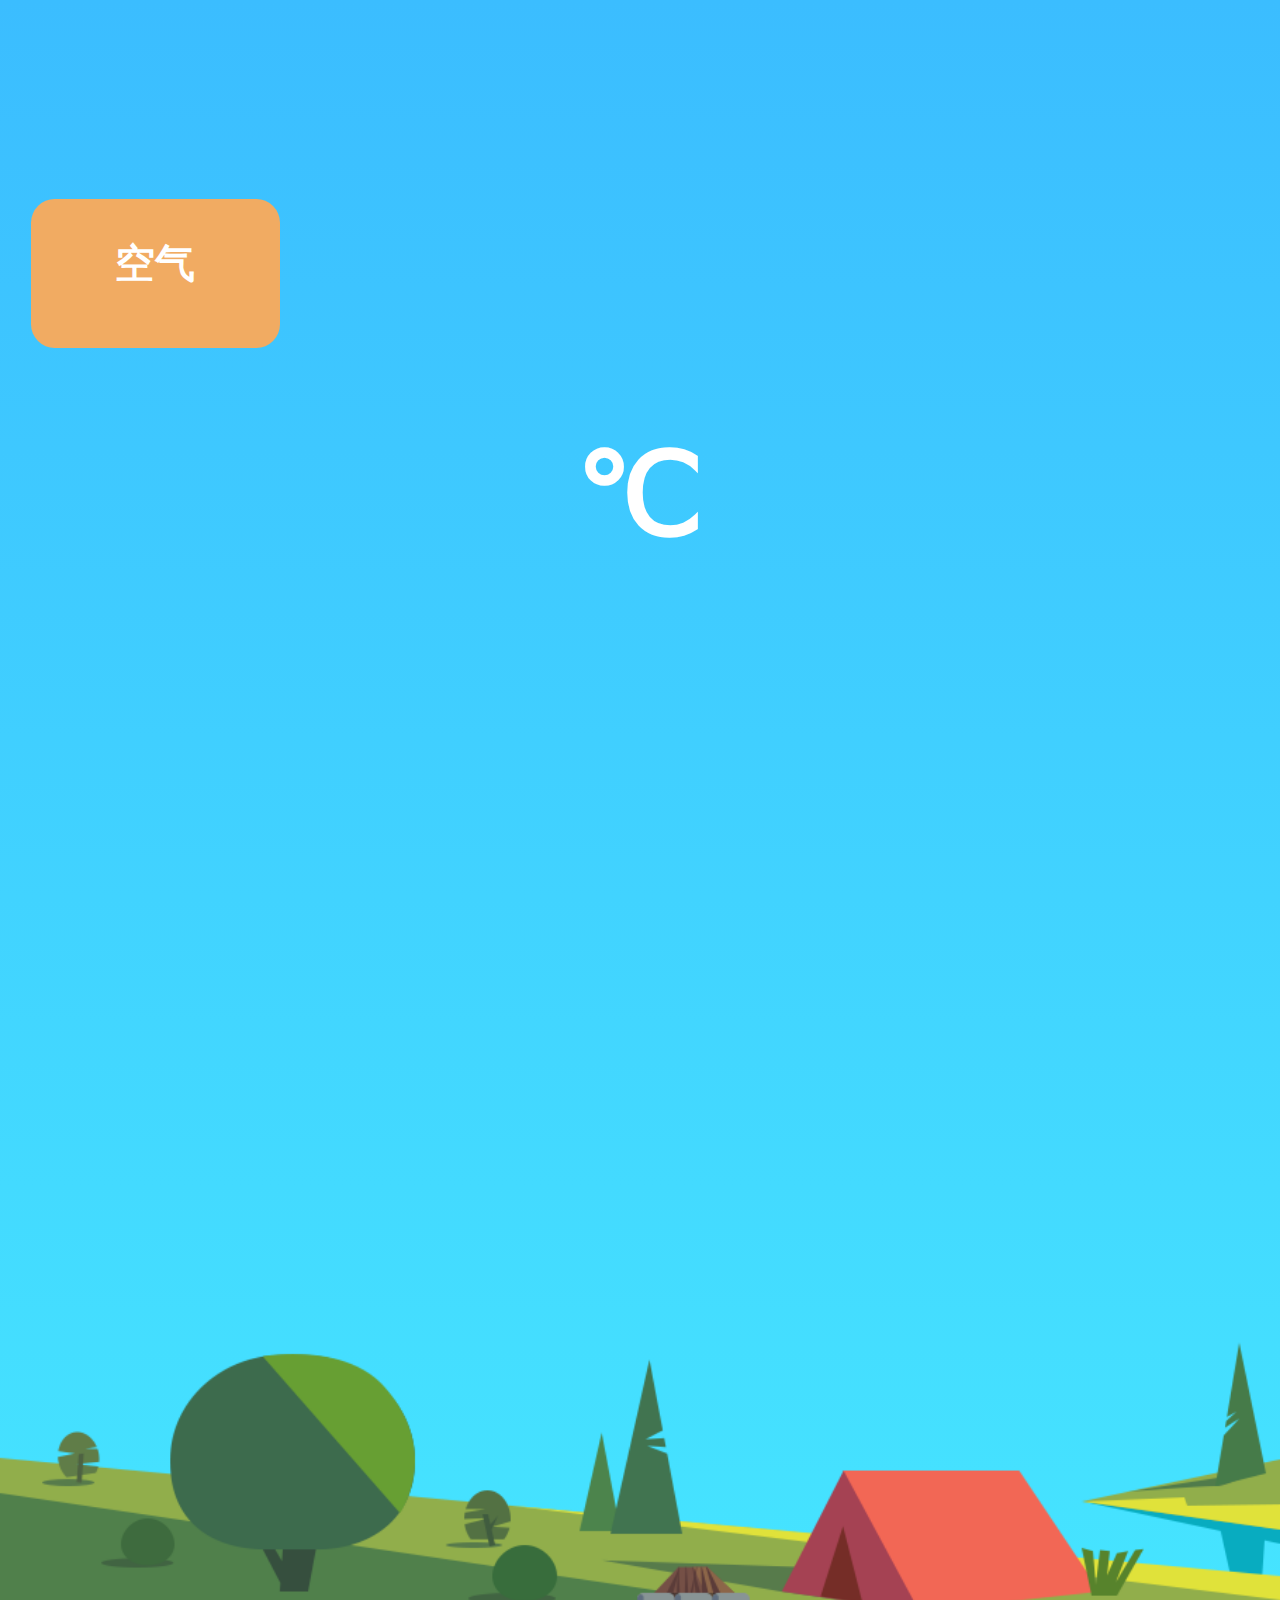
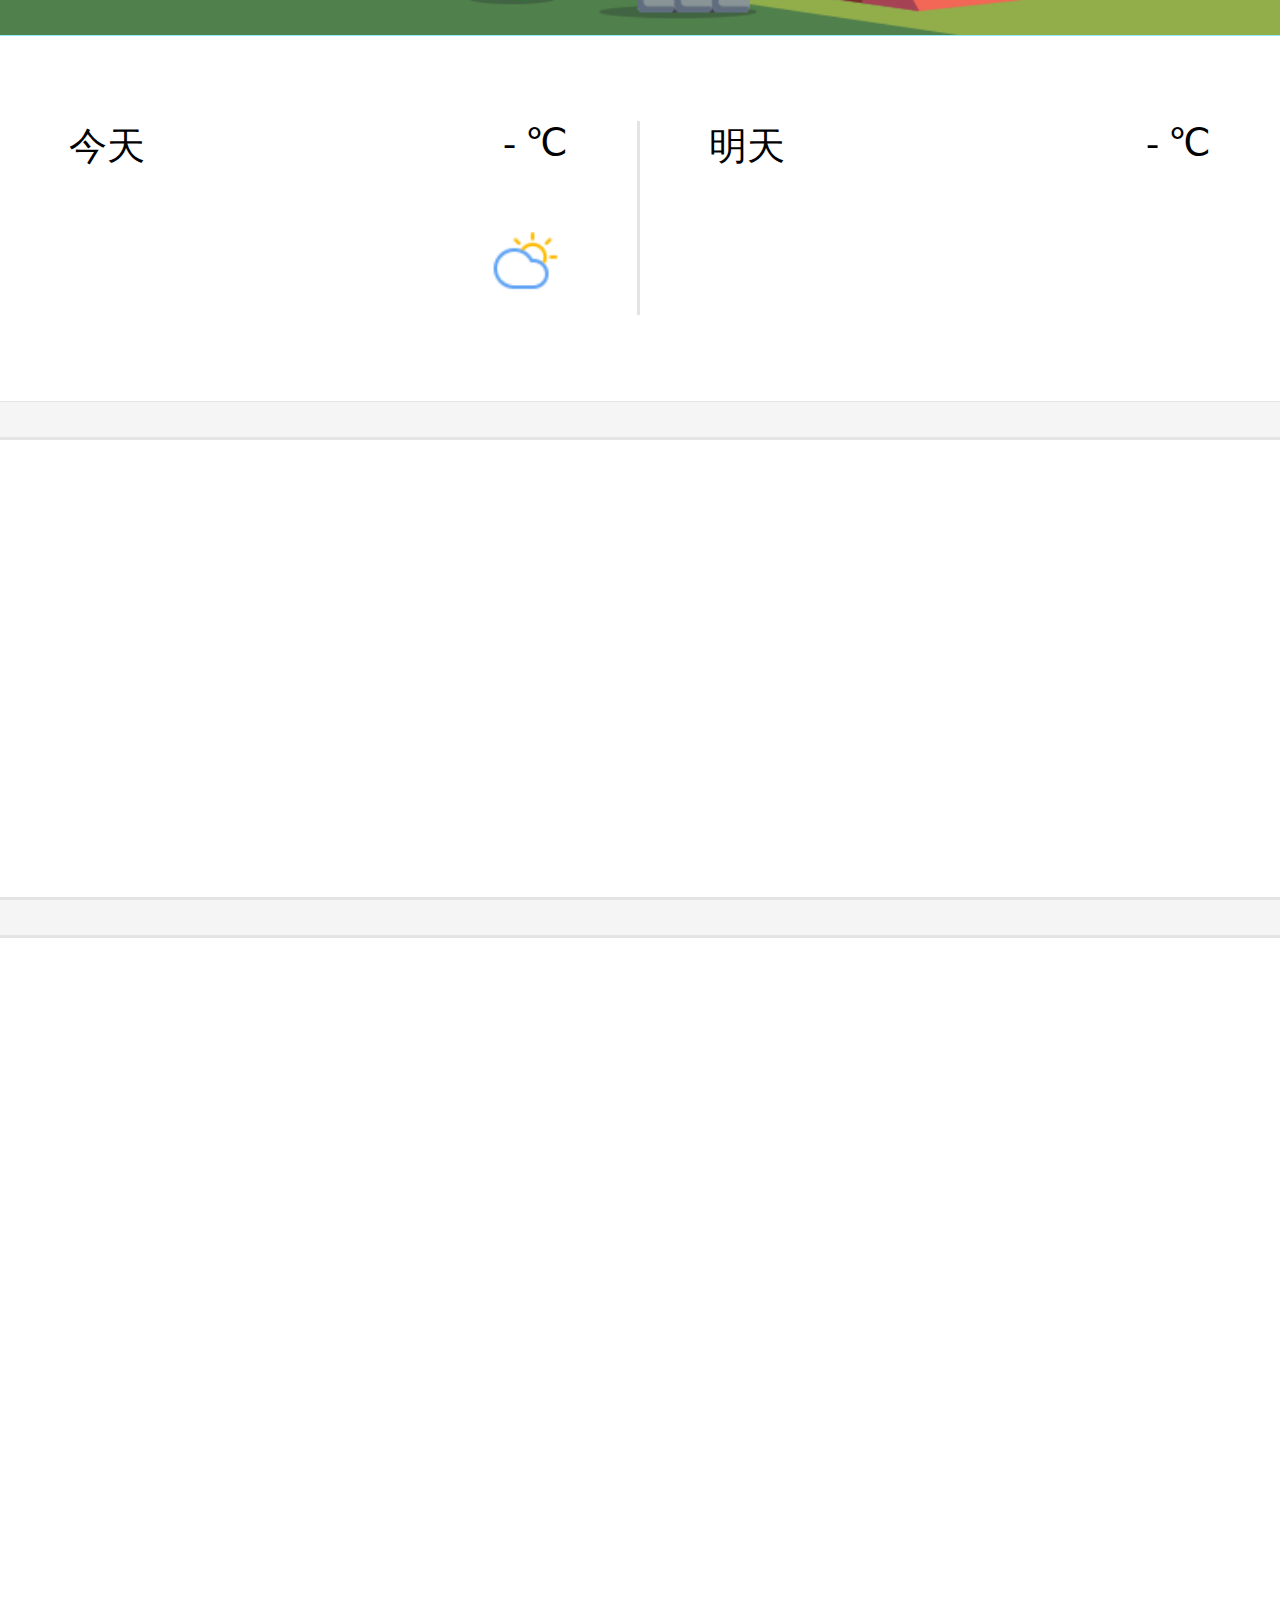
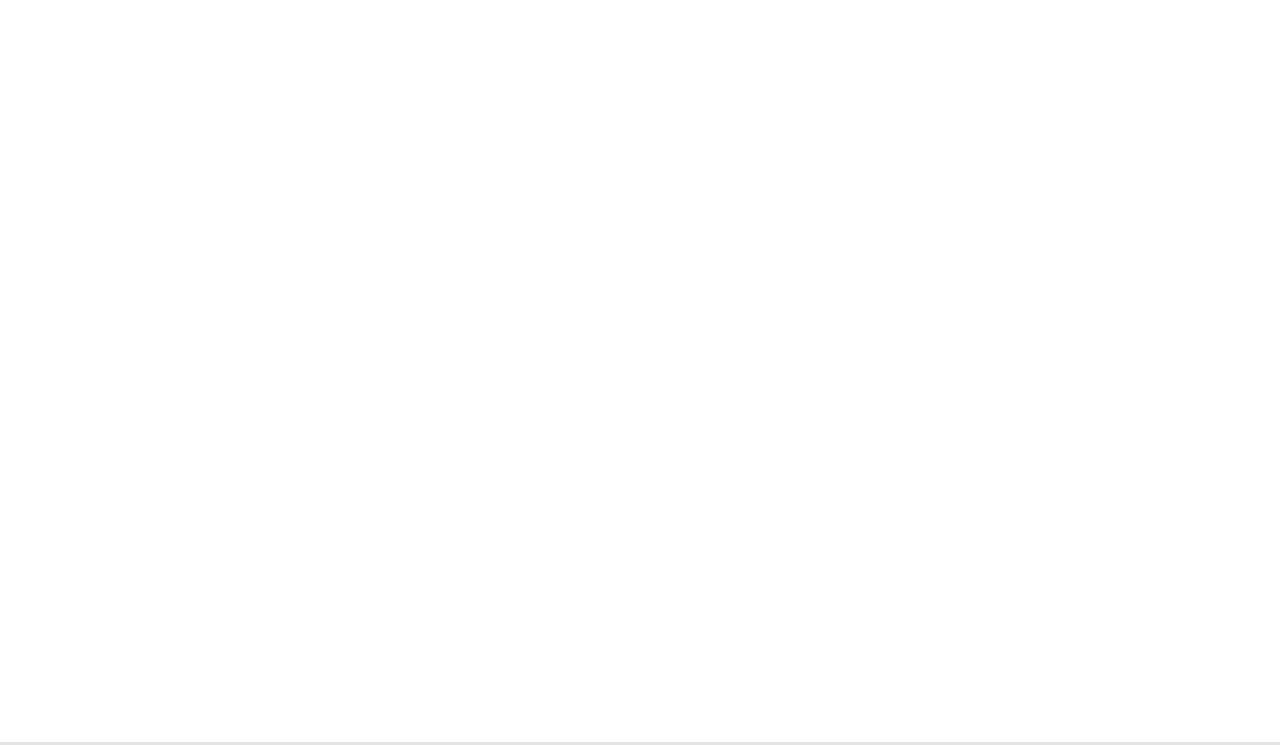
<file: index.html>
<!DOCTYPE html>
<html lang="en">
<head>
	<meta charset="UTF-8">
	<meta name="viewport" content="width=device-width,
	user-scalable=no,initial-scale=1.0, maximum-scale=1.0, 
	minimum-scale=1.0">
	<link rel="stylesheet" href="css/public.css">
	<link rel="stylesheet" href="css/index.css">
	<link rel="icon" href="img/logo.ico" type="image/x-icon">
	<script src="js/rem.js"></script>
	<title>天气App</title>
</head>
<body>
	<!-- 当前的信息开始 -->
	<section id="now">
		<!-- 当前城市开始 -->
		<h1 class="now_city">
			<span class="address">&#xe68d;</span>
			<span class="now_city_name"></span>
		</h1>
		<!-- 当前空气质量 -->
		<div class="now_air">
			<h1>空气</h1>
			<h2></h2>
		</div>
		<!-- 当前温度 -->
		<h2 class="now_temp">
			<span></span>℃
		</h2>
		<!-- 当前状态 -->
		<h2 class="now_status">
		</h2>
		<!-- 当前风向级数 -->
		<div class="now_wind_derction">
			<span class="now_wind_derction1"></span>
			<span class="now_wind_derction2"></span>
		</div>
		<p class="now_greet"></p>
	</section>
	<!-- 当前信息结束 -->
	<!-- 未来两天的天气信息 -->
	<section id="future">
		<div class="future_box tody">
			<div class="future_top">
				<span class="future_date">今天</span>
				<p><span class="today_hightemp"></span>-
				<sapn class="tody_lowemp"></sapn>℃</p>
			</div>
			<div class="future_top">
				<span class="tody_weather"></span>
				<div class="today_img">
					<img src="img/1.png" alt="">
				</div>
			</div>
		</div>
		<div class="future_box tomorrow">
			<div class="tomorrow_top">
				<span class="future_date">明天</span>
				<p><span class="f_today_hightemp"></span>-
				<sapn class="f_tody_lowemp"></sapn>℃</p>
			</div>
			<div class="tomorrow_top">
				<span class="f_tody_weather"></span>
				<div class="f_today_img">

				</div>
			</div>
		</div>
	</section>
	<!-- 未来24小时 -->
	<ul id="hours">
	</ul>
	<!-- 未来一周 -->
	<ul id="future_week">
	</ul>
	<main id="citys">
		<header>
			<input type="text" class="search" placeholder="请输入搜索内容">
			<h1 class="btn">取消</h1>
		</header>
		<div class="city_more">

		</div>
	</main>
</body>
<script src="js/jq3.js"></script>
<script>
    $.getScript("//int.dpool.sina.com.cn/iplookup/iplookup.php?format=js",function(){
        //根据ip获取相应的信息
        var data=remote_ip_info;
        var city=data.city;
        // $("h3 span").html(city);
        // getWeather($("h3 span").html());
        getWeather(city);
    })
    function getWeather(city){
        $(".now_city_name").html(city);
        $.ajax({
            url:"//api.jisuapi.com/weather/query?appkey=8689c8a970e612e6&city="+city,
            dataType:"jsonp",
            // jsonp:"callback",
            success:function(r)
            {
                //head
                let zhiliang=r.result.index;
                let airzl=zhiliang[5].ivalue;
                let dressindex=zhiliang[6].ivalue
                $(".now_air h2").html(airzl);
                $(".now_greet").html(dressindex);
                $(".now_temp span").html(r.result.temp);
                $(".now_status").html(r.result.weather);
                $(".now_wind_derction1").html(r.result.winddirect);
                $(".now_wind_derction2").html(r.result.windpower);
				//tody
                $(".today_hightemp").html(r.result.daily[0].day.temphigh);
                $(".tody_lowemp").html(r.result.daily[0].night.templow);
                $(".tody_weather").html(r.result.daily[0].day.weather);
                $(".today_img").html(`<img src="weathercn/${r.result.daily[0].day.img}.png">`);
                //明天
                $(".f_today_hightemp").html(r.result.daily[1].day.temphigh);
                $(".f_tody_lowemp").html(r.result.daily[1].night.templow);
                $(".f_tody_weather").html(r.result.daily[1].day.weather);
                $(".f_today_img").html(`<img src="weathercn/${r.result.daily[1].day.img}.png">`);
                //************future24
				let future24=r.result.hourly;
				let str24="";
				$.each(future24,function(index,val){
				    str24+=`<li>
								<h1 class="hours_time">${val.time}</h1>
								<div class="hours_img"><img src="weathercn/${val.img}.png" alt=""></div>
								<h2 class="hours_temp"><span>${val.temp}</span>℃</h2>
							</li>`;
				})
				$("#hours").html(str24);
				//未来一周
                let data=r.result.daily;
                let str="";
                $.each(data,function(index,val){
                    str+=`<li>
						<div class="future_week_date"><h1>${val.date}</h1></div>
						<div class="future_week_status_box"><h2 class="future_week_status">${val.day.weather}</h2></div>
						<div class="week_img"><img src="weathercn/${val.day.img}.png" alt=""></div>
						<h2 class="future_week_date week_number">${val.day.temphigh}℃</h2>
						<h2 class="future_week_date week_number low">${val.night.templow}℃</h2>
						<h1 class="future_week_date week_fengxiang">${val.day.winddirect}</h1>
					</li>`;
                })
                $("#future_week").html(str);
            }
        })
    }
    $(".address").click(function(){
        $("#citys").css("position","fixed");
        $("#citys").css("display","block");
        var data=[];//存放所有数据
        var province=[];//存放所有省
        var city=[];//存放某个省的所有市
        $.ajax({
            url:"//api.jisuapi.com/weather/city?appkey=8689c8a970e612e6",
            dataType:"jsonp",
            success:function(r){
                console.log(r);
                data=r.result;
                province=$.grep(data,function(val,index){
                    if(val.parentid==="0")
                    {
                        return true;
                    }
                })
                let str="";
                $.each(province,function(index,val){
                    str+=`<div class="province" id="${val.cityid}">${val.city}</div>`;
                })
                $(".city_more").html(str);
            }
        })
        $(".city_more").on("touchstart",".province",function(){
            var id=$(this).attr("id");
            city=$.grep(data,function(val,index){
                if(val.parentid===id)
                {
                    return true;
                }
            })
            let str1="";
            $.each(city,function(index,val){
                str1+=`<div class="city">${val.city}</div>`;
            })
            $(".city_more").html(str1);
        })
        $(".city_more").on("touchstart",".city",function(){
            getWeather($(this).html());
            $("#citys").hide();
        })
    })
</script>
</html>


<!-- 物理像素rem 逻辑像素px
单位rem(根节点字体大小变化)
750 1rem=100px	Font=100px  1080
375 1rem=50px	Font=50px;	375	
414 1rem=55.2px Font=55.2px;
em(根据元素字体大小) 
href 和 src的区别
-->
</file>
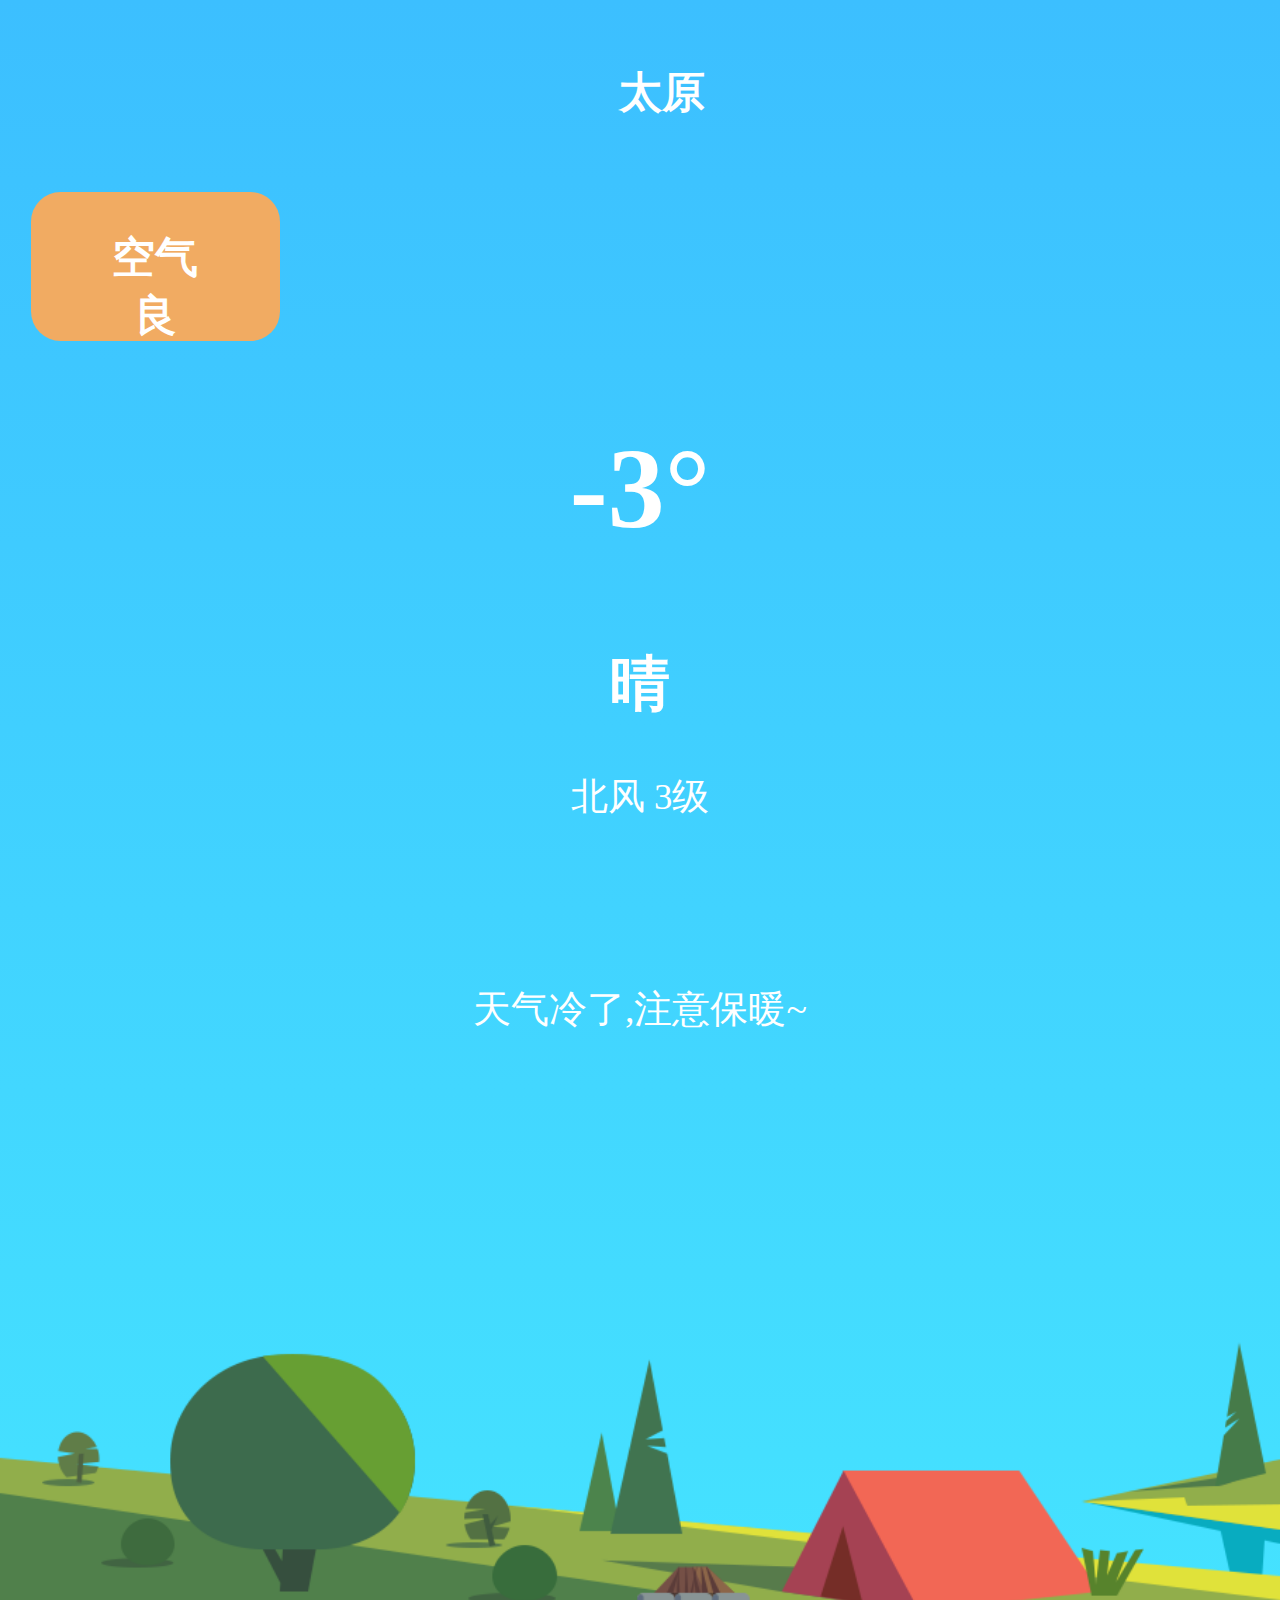
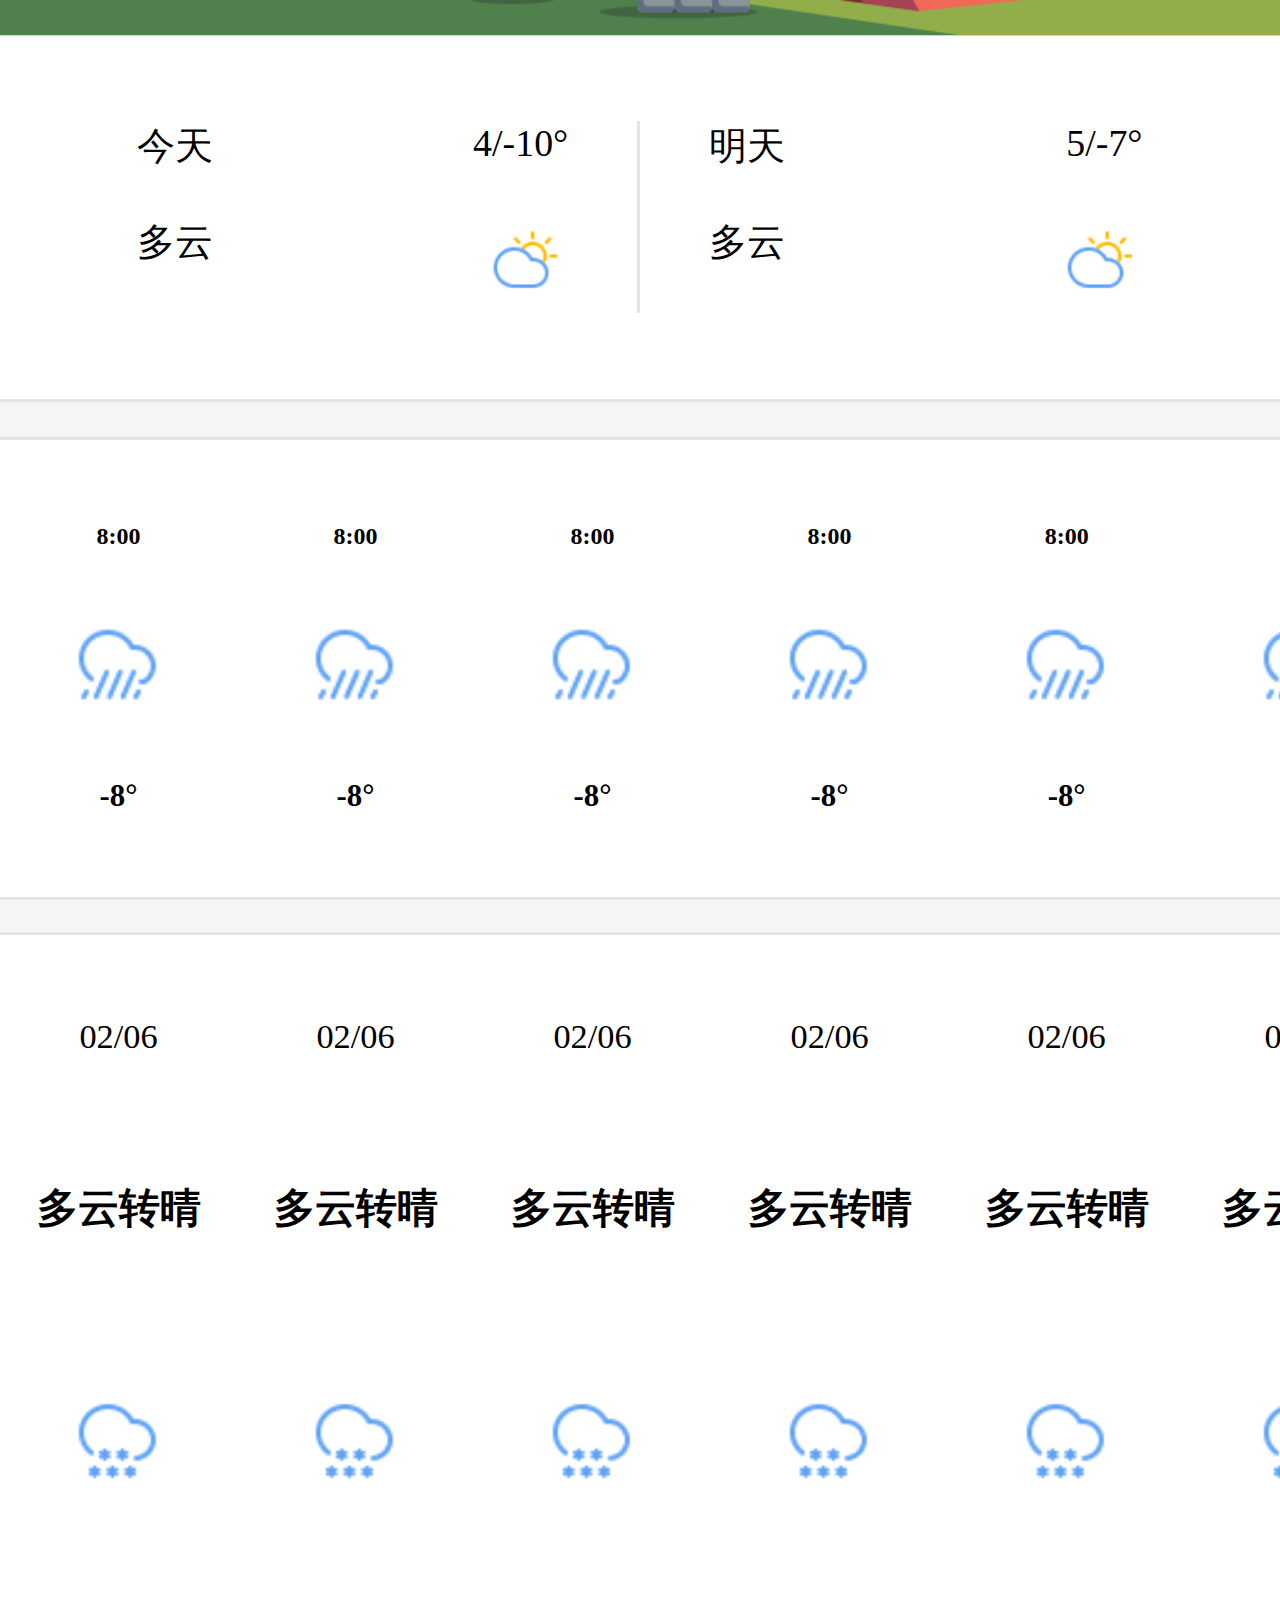
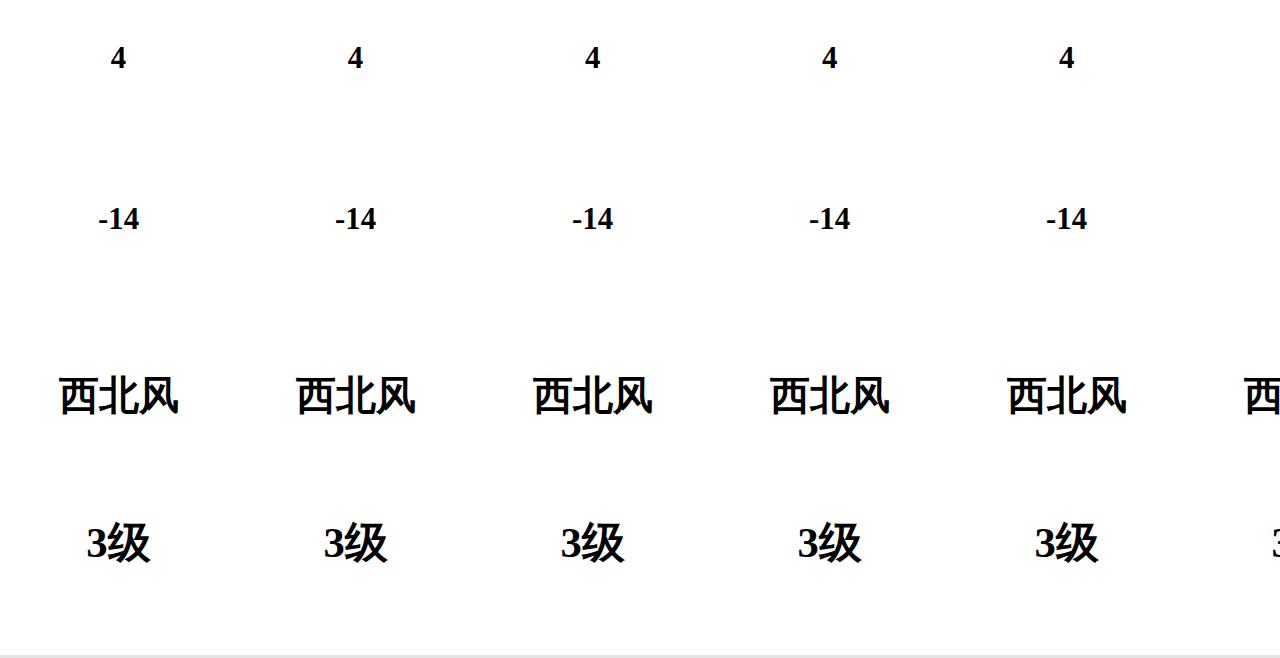
<file: weather.html>
<!DOCTYPE html>
<html lang="en">
<head>
	<meta charset="UTF-8">
	<title>天气App</title>
	 <meta name="viewport" content="width=device-width, user-scalable=no,initial-scale=1.0, maximum-scale=1.0, minimum-scale=1.0">
	 <link rel="stylesheet" href="css/public.css">
	 <link rel="stylesheet" href="css/weather.css">
	<!-- 引进js文件 -->
	 <script src="js/rem.js"></script>
	 <link rel="icon" href="img/logo.ico" type="image/x-icon">
</head>
<body>
	<!-- 当前信息 -->
	<section id="now">
		<!-- 当前城市 -->
		<h1 class="now_city">
			<span class="address_icon">&#xe60c;</span>
			<span class="now_city_name">太原</span>
		</h1>
		<!-- 当前空气质量 -->
		<div class="now_air">
			<h1>空气</h1>
			<h2>良</h2>
		</div>
		
		<!-- 当前温度 -->
		<h2 class="now_temp">
			<span>-3</span>°
		</h2>

		<!-- 当前天气 -->
		<h3 class="now_weather">
			<span>晴</span>
		</h3>

		<!-- 当前风级  风向-->
		<div class="now_wind_box">
			<span class="now_wind">北风</span>
			<span class="now_leavel">3</span>级
		</div>
		<!-- 问候语 -->
		<div class="notice">天气冷了,注意保暖~</div>
	</section>
		<!-- 未来两天的信息 -->
	<section id="future">
		<div class="future_box today">
			<div class="future_top">
					<span class="future_date">今天</span>
					<p><span class="today_hightemp">4</span>/<span class="today_lowtemp">-10</span>°</p>
			</div>

			<div class="future_top">
					<span class="today_weather">多云</span>
					<div class="today_img"><img src="img/1.png" alt=""></div>
			</div>
		</div>

			<div class="future_box tomorrow">
				<div class="future_top">
					<span class="future_date1">明天</span>
					<p><span class="tomorrow_hightemp">5</span>/<span class="tomorrow_lowtemp">-7</span>°</p>
				</div>

				<div class="future_top">
					<span class="tomorrow_weather">多云</span>
					<div class="tomorrow_img"><img src="img/1.png" alt=""></div>
				</div>

			</div>
		</section>
		<!--未来24小时天气 -->
		<ul id="hours">
			<li>
				<h1 class="hours_time">8:00</h1>
				<div class="hours_img"><img src="img/10.png" alt=""></div>
				<h2 class="hours_temp"><span>-8</span>°</h2>
			</li>

			<li>
				<h1 class="hours_time">8:00</h1>
				<div class="hours_img"><img src="img/10.png" alt=""></div>
				<h2 class="hours_temp"><span>-8</span>°</h2>
			</li>

			<li>
				<h1 class="hours_time">8:00</h1>
				<div class="hours_img"><img src="img/10.png" alt=""></div>
				<h2 class="hours_temp"><span>-8</span>°</h2>
			</li>

			<li>
				<h1 class="hours_time">8:00</h1>
				<div class="hours_img"><img src="img/10.png" alt=""></div>
				<h2 class="hours_temp"><span>-8</span>°</h2>
			</li>

			<li>
				<h1 class="hours_time">8:00</h1>
				<div class="hours_img"><img src="img/10.png" alt=""></div>
				<h2 class="hours_temp"><span>-8</span>°</h2>
			</li>

			<li>
				<h1 class="hours_time">8:00</h1>
				<div class="hours_img"><img src="img/10.png" alt=""></div>
				<h2 class="hours_temp"><span>-8</span>°</h2>
			</li>

			<li>
				<h1 class="hours_time">8:00</h1>
				<div class="hours_img"><img src="img/10.png" alt=""></div>
				<h2 class="hours_temp"><span>-8</span>°</h2>
			</li>

			<li>
				<h1 class="hours_time">8:00</h1>
				<div class="hours_img"><img src="img/10.png" alt=""></div>
				<h2 class="hours_temp"><span>-8</span>°</h2>
			</li>

			<li>
				<h1 class="hours_time">8:00</h1>
				<div class="hours_img"><img src="img/10.png" alt=""></div>
				<h2 class="hours_temp"><span>-8</span>°</h2>
			</li>

			<li>
				<h1 class="hours_time">8:00</h1>
				<div class="hours_img"><img src="img/10.png" alt=""></div>
				<h2 class="hours_temp"><span>-8</span>°</h2>
			</li>

			<li>
				<h1 class="hours_time">8:00</h1>
				<div class="hours_img"><img src="img/10.png" alt=""></div>
				<h2 class="hours_temp"><span>-8</span>°</h2>
			</li>

			<li>
				<h1 class="hours_time">8:00</h1>
				<div class="hours_img"><img src="img/10.png" alt=""></div>
				<h2 class="hours_temp"><span>-8</span>°</h2>
			</li>

			<li>
				<h1 class="hours_time">8:00</h1>
				<div class="hours_img"><img src="img/10.png" alt=""></div>
				<h2 class="hours_temp"><span>-8</span>°</h2>
			</li>

			<li>
				<h1 class="hours_time">8:00</h1>
				<div class="hours_img"><img src="img/10.png" alt=""></div>
				<h2 class="hours_temp"><span>-8</span>°</h2>
			</li>

			<li>
				<h1 class="hours_time">8:00</h1>
				<div class="hours_img"><img src="img/10.png" alt=""></div>
				<h2 class="hours_temp"><span>-8</span>°</h2>
			</li>

			<li>
				<h1 class="hours_time">8:00</h1>
				<div class="hours_img"><img src="img/10.png" alt=""></div>
				<h2 class="hours_temp"><span>-8</span>°</h2>
			</li>

			<li>
				<h1 class="hours_time">8:00</h1>
				<div class="hours_img"><img src="img/10.png" alt=""></div>
				<h2 class="hours_temp"><span>-8</span>°</h2>
			</li>

			<li>
				<h1 class="hours_time">8:00</h1>
				<div class="hours_img"><img src="img/10.png" alt=""></div>
				<h2 class="hours_temp"><span>-8</span>°</h2>
			</li>

			<li>
				<h1 class="hours_time">8:00</h1>
				<div class="hours_img"><img src="img/10.png" alt=""></div>
				<h2 class="hours_temp"><span>-8</span>°</h2>
			</li>

			<li>
				<h1 class="hours_time">8:00</h1>
				<div class="hours_img"><img src="img/10.png" alt=""></div>
				<h2 class="hours_temp"><span>-8</span>°</h2>
			</li>

			<li>
				<h1 class="hours_time">8:00</h1>
				<div class="hours_img"><img src="img/10.png" alt=""></div>
				<h2 class="hours_temp"><span>-8</span>°</h2>
			</li>

			<li>
				<h1 class="hours_time">8:00</h1>
				<div class="hours_img"><img src="img/10.png" alt=""></div>
				<h2 class="hours_temp"><span>-8</span>°</h2>
			</li>

			<li>
				<h1 class="hours_time">8:00</h1>
				<div class="hours_img"><img src="img/10.png" alt=""></div>
				<h2 class="hours_temp"><span>-8</span>°</h2>
			</li>

			<li>
				<h1 class="hours_time">8:00</h1>
				<div class="hours_img"><img src="img/10.png" alt=""></div>
				<h2 class="hours_temp"><span>-8</span>°</h2>
			</li>

			<li>
				<h1 class="hours_time">8:00</h1>
				<div class="hours_img"><img src="img/10.png" alt=""></div>
				<h2 class="hours_temp"><span>-8</span>°</h2>
			</li>

			<li>
				<h1 class="hours_time">8:00</h1>
				<div class="hours_img"><img src="img/10.png" alt=""></div>
				<h2 class="hours_temp"><span>-8</span>°</h2>
			</li>
		</ul>
		<!-- 未来一周天气 -->
		<ul id="week">
			<li class="week_day">
				<p><span  class="week_day_month">02</span>/<span class="week_day_day">06</span>
				</p>
				
				<h1 class="week_weather">多云转晴</h1>

				<div class="week_img"><img src="img/16.png" alt=""></div>

				<h1 class="week_hightemp">4</h1>
				<h1 class="week_lowtemp">-14</h1>
				<h2 class="week_wind">西北风</h2>
				<h3 class="week_leavel">3级</h3>

			</li>

			<li class="week_day">
				<p><span  class="week_day_month">02</span>/<span class="week_day_day">06</span>
				</p>
				
				<h1 class="week_weather">多云转晴</h1>

				<div class="week_img"><img src="img/16.png" alt=""></div>

				<h1 class="week_hightemp">4</h1>
				<h1 class="week_lowtemp">-14</h1>
				<h2 class="week_wind">西北风</h2>
				<h3 class="week_leavel">3级</h3>

			</li>

			<li class="week_day">
				<p><span  class="week_day_month">02</span>/<span class="week_day_day">06</span>
				</p>
				
				<h1 class="week_weather">多云转晴</h1>

				<div class="week_img"><img src="img/16.png" alt=""></div>

				<h1 class="week_hightemp">4</h1>
				<h1 class="week_lowtemp">-14</h1>
				<h2 class="week_wind">西北风</h2>
				<h3 class="week_leavel">3级</h3>
			</li>
			
			<li class="week_day">
				<p><span  class="week_day_month">02</span>/<span class="week_day_day">06</span>
				</p>
				
				<h1 class="week_weather">多云转晴</h1>

				<div class="week_img"><img src="img/16.png" alt=""></div>

				<h1 class="week_hightemp">4</h1>
				<h1 class="week_lowtemp">-14</h1>
				<h2 class="week_wind">西北风</h2>
				<h3 class="week_leavel">3级</h3>
			</li>

			<li class="week_day">
				<p><span  class="week_day_month">02</span>/<span class="week_day_day">06</span>
				</p>
				
				<h1 class="week_weather">多云转晴</h1>

				<div class="week_img"><img src="img/16.png" alt=""></div>

				<h1 class="week_hightemp">4</h1>
				<h1 class="week_lowtemp">-14</h1>
				<h2 class="week_wind">西北风</h2>
				<h3 class="week_leavel">3级</h3>
			</li>

			<li class="week_day">
				<p><span  class="week_day_month">02</span>/<span class="week_day_day">06</span>
				</p>
				
				<h1 class="week_weather">多云转晴</h1>

				<div class="week_img"><img src="img/16.png" alt=""></div>

				<h1 class="week_hightemp">4</h1>
				<h1 class="week_lowtemp">-14</h1>
				<h2 class="week_wind">西北风</h2>
				<h3 class="week_leavel">3级</h3>
			</li>

			<li class="week_day">
				<p><span  class="week_day_month">02</span>/<span class="week_day_day">06</span>
				</p>
				
				<h1 class="week_weather">多云转晴</h1>

				<div class="week_img"><img src="img/16.png" alt=""></div>

				<h1 class="week_hightemp">4</h1>
				<h1 class="week_lowtemp">-14</h1>
				<h2 class="week_wind">西北风</h2>
				<h3 class="week_leavel">3级</h3>
			</li>
		</ul>
		<!-- 城市列表 -->
		<!-- <main  id="citys">
			<header>
				<input type="text" class="search" placeholder="请输入搜索内容">
				<h2 class="btn">取消</h2>
			</header>
			
			<section class="citys_remen">
				<div class="citys_remen_item">
					<div class="citys_remen_top">
						<h1>热门城市</h1>
					</div>
					<div class="citys_remen_btm1">
						<div class="citys_remen_btm">
							<span>太原</span>
						</div>
						<div class="citys_remen_btm">
							<span>太原</span>
						</div>
						<div class="citys_remen_btm">
							<span>太原</span>
						</div>

						<div class="citys_remen_btm">
							<span>太原</span>
						</div>

						<div class="citys_remen_btm">
							<span>太原</span>
						</div>

						<div class="citys_remen_btm">
							<span>太原</span>
						</div>

						<div class="citys_remen_btm">
							<span>太原</span>
						</div>
					</div>
					
				</div>	
				
				<div class="citys_guizhou_item">
					<div class="citys_guizhou_top">
						<h1>贵州</h1>
					</div>
					<div class="citys_guizhou_btm1">
						<div class="citys_guizhou_btm">
							<span>太原</span>
						</div>
						<div class="citys_guizhou_btm">
							<span>太原</span>
						</div>
						<div class="citys_guizhou_btm">
							<span>太原</span>
						</div>

						<div class="citys_remen_btm">
							<span>太原</span>
						</div>

						<div class="citys_remen_btm">
							<span>太原</span>
						</div>

						<div class="citys_remen_btm">
							<span>太原</span>
						</div>

						<div class="citys_remen_btm">
							<span>太原</span>
						</div>

						<div class="citys_remen_btm">
							<span>太原</span>
						</div>

						<div class="citys_remen_btm">
							<span>太原</span>
						</div>


						<div class="citys_remen_btm">
							<span>太原</span>
						</div>

						<div class="citys_remen_btm">
							<span>太原</span>
						</div>

						<div class="citys_remen_btm">
							<span>太原</span>
						</div>

						<div class="citys_remen_btm">
							<span>太原</span>
						</div>
					</div>
					
				</div>
				
				<div class="citys_henan_item">
					<div class="citys_guizhou_top">
						<h1>河南</h1>
					</div>
					<div class="citys_henan_btm1">
						<div class="citys_henan_btm">
							<span>太原</span>
						</div>
						<div class="citys_henan_btm">
							<span>太原</span>
						</div>
						<div class="citys_henan_btm">
							<span>太原</span>
						</div>

						<div class="citys_henan_btm">
							<span>太原</span>
						</div>

						<div class="citys_henan_btm">
							<span>太原</span>
						</div>

						<div class="citys_henan_btm">
							<span>太原</span>
						</div>

						<div class="citys_henan_btm">
							<span>太原</span>
						</div>

						<div class="citys_henan_btm">
							<span>太原</span>
						</div>

						<div class="citys_henan_btm">
							<span>太原</span>
						</div>


						<div class="citys_henan_btm">
							<span>太原</span>
						</div>

						<div class="citys_henan_btm">
							<span>太原</span>
						</div>

						<div class="citys_henan_btm">
							<span>太原</span>
						</div>

						<div class="citys_henan_btm">
							<span>太原</span>
						</div>


						<div class="citys_henan_btm">
							<span>太原</span>
						</div>


						<div class="citys_henan_btm">
							<span>太原</span>
						</div>


						<div class="citys_henan_btm">
							<span>太原</span>
						</div>

						<div class="citys_henan_btm">
							<span>太原</span>
						</div>

						<div class="citys_henan_btm">
							<span>太原</span>
						</div>

						<div class="citys_henan_btm">
							<span>太原</span>
						</div>

						<div class="citys_henan_btm">
							<span>太原</span>
						</div>

						<div class="citys_henan_btm">
							<span>太原</span>
						</div>

						<div class="citys_henan_btm">
							<span>太原</span>
						</div>
					</div>
					
				</div>









			</section>
		</main> -->

</body>
</html>
</file>
<file: css/public.css>
*
{
	margin: 0;
	/* body-8 */
	padding: 0;
	text-decoration: none;
	/* 文本修饰 无 */
	font-style: normal;
	list-style: none;
	/* 选中高亮的颜色清楚 */
	-webkit-tap-highlight-color: rgba(0, 0, 0, 0);
	/* 设置自动计算宽高到border */
	box-sizing: border-box;


}
img
{
	width: 100%;
	height: 100%;
	border: 0; /* 因为默认有边框 */
	display: block;
}
</file>
<file: css/index.css>
@font-face {
	font-family: 'iconfont';  /* project id 561408 */
	src: url('https://at.alicdn.com/t/font_561408_54hb2hw8sws1c3di.eot');
	src: url('https://at.alicdn.com/t/font_561408_54hb2hw8sws1c3di.eot?#iefix') format('embedded-opentype'),
	url('https://at.alicdn.com/t/font_561408_54hb2hw8sws1c3di.woff') format('woff'),
	url('https://at.alicdn.com/t/font_561408_54hb2hw8sws1c3di.ttf') format('truetype'),
	url('https://at.alicdn.com/t/font_561408_54hb2hw8sws1c3di.svg#iconfont') format('svg');
}
body
{
	font-size: 12px;
	background-color: #f5f5f5;
}
.address
{
	font-family: 'iconfont';
	font-size: 18px;
	color: #eeeeee;
}
#now
{
	width: 100%;
	height: 13.8rem;
	/* background-color: red; */
	background-image: url('../img/screen.png'),linear-gradient(#3bbdff,#46e5ff);
	/* (渐变是一张图)两张图用逗号隔开,第一个在最上面显示 */
	background-repeat: no-repeat;
	background-size: 100%;
	background-position: bottom center;
	

}
.now_city
{
	font-size: 0.34rem;
	color: #fff;
	text-align: center;
	line-height: 1.57rem;
}
.now_air
{
	width: 2.1rem;
	height: 1.26rem;
	background-color: #f1ab62;
	margin: 0.05rem 0 0 0.26rem;
	border-radius: 0.2rem;
	padding-top: 0.31rem;
	text-align: center;
}
.now_air h1,.now_air h2
{
	font-size: 0.34rem;
	color: #fff;
}
.now_temp
{
	font-size: 0.96rem;
	color: #fff;
	text-align: center;
	margin-top: 0.77rem;
	line-height: 0.96rem;
}
.now_status
{
	font-size: 0.51rem;
	color: #fff;
	text-align: center;
	margin-top: 0.9rem;
	line-height: 0.51rem;
}
.now_wind_derction
{
	
	font-size: 0.32rem;
	line-height: 0.32rem;
	text-align: center;
	color: #fff;
	margin-top: 0.54rem;
}
.now_greet
{
	font-size: 0.32rem;
	color: #fff;
	margin-top: 1.49rem;
	text-align: center;
}
#future
{
	width: 100%;
	height: 3.09rem;
	background-color: #fff;
	border-bottom: 0.03px solid #e4e4e4;
	padding: .72rem 0;

}
.future_box
{
	width: 50%;
	height: 100%;
	float: left;
	padding: 0 0.58rem;
	font-size: 0.32rem;

}
.tody
{
	border-right: 0.03rem solid #e4e4e4;
}
.future_top
{
	width: 100%;
	height: 50%;
	/* background-color: red; */
}
.tomorrow_top
{
	width: 100%;
	height: 50%;
}
.future_date
{
	float: left;
}
.future_top p
{
	float: right;
}
.tomorrow_top p
{
	float: right;
}
.today_img
{
	width: 0.72rem;
	height: 0.72rem;
	float: right;
	/* background-color: green; */
}
.f_today_img
{
	width: 0.72rem;
	height: 0.72rem;
	float: right;
	/* background-color: green; */
}
#hours
{
	width: 100%;
	height: 3.9rem;
	background-color: #fff;
	border-top: 0.03rem solid #e4e4e4;
	border-bottom: 0.03rem solid #e4e4e4;
	margin-top: 0.3rem;
	/* 设置li自动横排自动填充父元素 */
	display: flex;
	/* 设置水平滑动 */
	overflow-x: scroll;
}
#hours::-webkit-scrollbar,#future_week::-webkit-scrollbar,.city_more::-webkit-scrollbar
{
	/* 滚动条消失 */
	display: none;
	/* 滚动条显示 */
	/* display: block; */
}
#hours li
{
	width: 2rem;
	height: 100%;
	/* background-color: red; */
	padding: 0.7rem 0;
	display: flex;
	flex-wrap: wrap;
	justify-content: center;
	align-content: space-between;
	/* flex-shrink的默认值为1，当父元素的宽度小于所有子元素的宽度的和时，
	子元素的宽度会减小。值越大，减小的越厉害。如果值为0，表示不减小。 */
	flex-shrink: 0;
	/* flex-direction: column; */
	overflow-y: auto;
}
.hours_img
{
	width: 1rem;
	height: 1rem;
	padding: 0 0.4rem;
	box-sizing: content-box;
}
.hours_time,.hours_temp,.future_week_date h1
{
	font-size: 0.26rem;
}
.future_week_date
{
	font-size: 0.26rem;
	width: 1.02rem;
	height: 0.4rem;
}
.future_week_status_box
{
	width: 1.61rem;
	height: 0.5rem;
	text-align: center;
}
#future_week
{
	width: 100%;
	height: 11.9rem;
	background-color:#fff;
	border-top: 0.03rem solid #e4e4e4;
	border-bottom: 0.03rem solid #e4e4e4;
	margin-top: 0.3rem;
	display: flex;
	overflow-x: scroll;
}
#future_week li
{
	width: 2rem;
	height: 100%;
	/* background-color: green; */
	padding: 0.7rem 0;
	display: flex;
	flex-wrap: wrap;
	justify-content: center;
	align-content: space-between;
	flex-shrink: 0;
}
.future_week_status
{
	font-size: 0.31rem;
}
.week_img
{
	width: 1.5rem;
	height: 1.5rem;
	padding: 0 0.4rem;
	box-sizing: content-box;
}
.week_number
{
	width: 1rem;
	height: 1rem;
	padding: 0 0.6rem;
	box-sizing: content-box;
	align-items: center;
	text-align: center;
}
.week_fengxiang
{
	width: 2rem;
	height: 1rem;
	text-align: center;
}
.week_fengji
{
	font-size: 0.26rem;
}
#citys
{
	
	width: 100vw;
	height: 100vh;
	background-color:#f6f6f6;
	display: none;
	left: 0;
	top: 0;
	bottom: 0;
	margin: auto;
	z-index: 999;
	/* position: absolute;
	left: 0;
	right: 0;
	top: 0;
	bottom: 0;
	background-color: red; */
}
header
{
	width: 100%;
	height: 6vh;
	background-color: #fff;
	padding: 0 0.29rem;
	/* 使用弹性布局快速布局 */
	display: flex;
	flex-wrap: wrap;
	justify-content: space-between;
	align-items: center;
}
.search
{
	width: 9.03rem;
	height: 0.87rem;
	background-color: #e2e2e2;
	border-style: none;
	border-radius: 0.2rem;
	padding-left: 0.2rem;
	outline: none;
}
.btn
{
	font-size: 0.44rem;
	color: #89b5ff;
}
.city_choose
{
	width: 100%;
	padding: 0.19rem 0 0 0.33rem;

}
.city_choose h1
{
	font-size: 0.44rem;
	color: #999999;
}
.remen_city_content
{
	width: 7.77rem;
	overflow: hidden;
	padding: 0.2rem 0 0 0;
}
.remen_city_content li
{
	width: 2.31rem;
	height: 0.84rem;
	background-color: #fff;
	border: 0.03rem solid #e0e0e0;
	font-size: 0.38rem;
	text-align:center;
	line-height: 0.84rem;
	float: left;
	border-radius: 0.1rem;

}
.province
{
	width: 2.31rem;
	height: 0.84rem;
	background-color: #fff;
	border: 0.03rem solid #e0e0e0;
	font-size: 0.38rem;
	text-align:center;
	line-height: 0.84rem;
	float: left;
	border-radius: 0.1rem;
	margin-right: 0.5rem;
	margin-top: 0.5rem;
}
.city
{
	width: 2.31rem;
	height: 0.84rem;
	background-color: #fff;
	border: 0.03rem solid #e0e0e0;
	font-size: 0.38rem;
	text-align:center;
	line-height: 0.84rem;
	float: left;
	border-radius: 0.1rem;
	margin-right: 0.5rem;
	margin-top: 0.5rem;
}

.remai_city_content_left
{
	margin-left: 0.39rem;
}
.remai_city_content_top
{
	margin-top: 0.39rem;
}
.chengshi1
{
	padding-top: 0.5rem;
}
.city_top
{
	margin-top: 0.45rem;
}

.city_more
{
	width: 100%;
	height: 94vh;
	overflow-y: scroll;
	padding: 0 1.1rem;
}
</file>
<file: css/weather.css>
@font-face {
  font-family: 'iconfont';  /* project id 561408 */
  src: url('https://at.alicdn.com/t/font_561408_7nfuuw9j11exw29.eot');
  src: url('https://at.alicdn.com/t/font_561408_7nfuuw9j11exw29.eot?#iefix') format('embedded-opentype'),
  url('https://at.alicdn.com/t/font_561408_7nfuuw9j11exw29.woff') format('woff'),
  url('https://at.alicdn.com/t/font_561408_7nfuuw9j11exw29.ttf') format('truetype'),
  url('https://at.alicdn.com/t/font_561408_7nfuuw9j11exw29.svg#iconfont') format('svg');
}
#now{
	width: 100%;
	height: 13.8rem;
	background-image: url('../img/screen.png'),linear-gradient(#3CBFFF,#45E3FF);
	background-repeat: no-repeat;
	background-size: 100% ;
	background-position: bottom center;
	position: relative;

}
body{
	font-size: 12px;
	background-color: #f5f5f5;
}
.now_city{
	font-size: 0.36rem;
	color: #fff;
	text-align: center;
	line-height: 1.57rem;
}
.now_air{
	width: 2.10rem;
	height: 1.26rem;
	background-color: #F1AB62;
	margin-left: 0.26rem;
	margin-top: 0.05rem;
	border-radius: 0.25rem;
	padding-top: 0.31rem;
}
.now_air h1,h2{
	font-size: 0.36rem;
	color: #fff;
	text-align: center;
}
.address_icon{
	font-family: 'iconfont';
}
.now_temp{
	font-size: 0.96rem;
	color: #fff;
	text-align: center;
	margin-top: 0.77rem;
	line-height: 0.96rem;
}
.now_weather{
	font-size: 0.51rem;
	color: #fff;
	text-align: center;
	margin-top: 0.91rem;
	line-height: 0.51rem;
}
.now_wind_box {
	font-size: 0.31rem;
	color: #fff;
	text-align: center;
	margin-top: 0.54rem;
	line-height: 0.31rem;
}
.notice{
	font-size: 0.32rem;
	color: #fff;
	text-align: center;
	margin-top: 1.48rem;
	line-height: 0.32rem;
}
#future{
	width: 100%;
	height: 3.09rem;
	background-color: #fff;
	border-bottom: 0.03rem solid #e4e4e4;
	padding: .72rem .58rem;
}
.future_box{
	width: 50%;
	height: 100%;
	float: left;
	padding: 0 0.58rem;
	font-size: .32rem;
}
.today{
		border-right: 0.03rem solid #e4e4e4;
}
.future_top{
	width: 100%;
	height: 50%;
}
.future_top p{
	float: right;
}
.future_date{
	float: left;
}
.today_img{
	width: 0.72rem;
	height: 0.72rem;
	float: right;
}
.future_date1{
	float: left;
}
.tomorrow_img{
	width: 0.72rem;
	height: 0.72rem;
	float: right;
}
#hours{
	widows: 100%;
	height: 3.90rem;
	background-color: #fff;
	border-top: 0.03rem solid #e4e4e4;
	border-bottom: 0.03rem solid #e4e4e4;
	margin-top: 0.3rem;
	display: flex;
	overflow-x: scroll;
}
#hours li{
	width: 2rem;
	height: 100%;
	padding: 0.7rem 0;
	display: flex;
	flex-wrap: wrap;
	justify-content: center;
	align-content: space-between;
	flex-shrink: 0;
	text-align: center;
}
.hours_img{
	width: 1rem;
	height: 1rem;
	padding: 0 .4rem;
	box-sizing: content-box;	
}
.hours_tiem,.hours_temp{
	font-size: 0.26rem;
	color: #000;
}
#week{
	width: 100%;
	height: 11.19rem;
	background-color: #fff;
	margin-top:0.27rem; 
	border-top: 0.03rem solid #e4e4e4;
	border-bottom: 0.03rem solid #e4e4e4;
	display: flex;
	overflow-x: scroll;
}
#week li{
	text-align: center;
	padding: 0.7rem 0;
	display: flex;
	justify-content: center;
	align-content: space-between;
	flex-wrap: wrap;
	flex-shrink: 0;

}
.week_day{
	width:2rem;
	height: 100%;
}
.week_day p{
	font-size: 0.29rem;
}
.week_weather{
	font-size: 0.35rem;
	margin-top: 0.98rem;
}
.week_img{
	width: 1rem;
	height: 1rem;
	box-sizing:content-box;
	padding: 0 0.4rem;
	margin-top: 1.16rem;
}
.week_hightemp,.week_lowtemp{
	font-size: 0.26rem;
}
.week_hightemp{
	margin-top: 1.12rem;
	width:2rem;
}
.week_lowtemp{
	margin-top: 1rem;
	width:2rem;
}
.week_wind{
	font-size: 0.34rem;
	margin-top: 1.04rem;
	color: #000;
	width:2rem;
}
.week_leavel{
	font-size: 0.36rem;
	margin-top: 0.7rem;
}
/* 如何让滚动条隐藏 */
#hours::-webkit-scorllbar{
	display: none;		/* 滚动条消失 */
	display: block;		/* 滚动条显示 */
}
#week::-webkit-scorllbar{
	display: none;		/* 滚动条消失 */
	display: block;		/* 滚动条显示 */
}
#citys{
	width: 100vw;
	height: 100vh;		/* 当前视口宽高  */
	position: fixed;
	background-color: pink;
	left:0;
	bottom: 0;
	top: 0;
	margin: auto;
	z-index: 2; 

}
header{
	width: 100%;
	height: 1.29rem;
	background-color: #fff;
	padding: 0 0.29rem;
	display: flex;
	flex-wrap: wrap;
	justify-content: space-between;
	align-items:center;
}
.search{
	width: 9.03rem; 
	height: 0.87rem;
	background-color: #e2e2e2;
	outline: 0;
	border-radius: .2rem;
	padding-top: .1rem;
}
.btn{
	font-size: .42rem;
	color: #76A9FF;
}
.citys_remen{
	width: 100%;
	height: 18rem;
	background-color: #F6F6F6;
	padding-left: 0.29rem;
	overflow-y: scroll;
}
.citys_remen::-webkit-scorllbar{
	display: none;		/* 滚动条消失 */
	display: block;		/* 滚动条显示 */
}
.citys_remen_item{
	height: 2.85rem;
	width: 8.50rem;
	padding-top: 0.14rem;
}
.citys_remen_top h1{
	font-size: 0.44rem;
	color: #999;
}
.citys_remen_btm1{
	width: 100%;
	height: 2.10rem;
	overflow: hidden;
	margin-top: 0.2rem;

}
.citys_remen_btm{
	width: 2.34rem;
	height: 0.84rem;
	background-color: #fff;
	border: 0.03rem solid #e4e4e4;
	border-radius: 0.2rem;
	margin-top: .2rem;
	text-align: center;
	line-height: 0.84rem;
	float: left;
	margin: 0 0.39rem  0.39rem 0;
}
.citys_guizhou_item{
	margin-top: 0.56rem;
	height: 6.90rem;
	width: 8.50rem;
	padding-top: 0.14rem;
}

.citys_guizhou_btm1{
	width: 100%;
	height: 5.79rem;
	overflow: hidden;
	margin-top: 0.2rem;
}
.citys_guizhou_btm{
	width: 2.34rem;
	height: 0.84rem;
	background-color: #fff;
	border: 0.03rem solid #e4e4e4;
	border-radius: 0.2rem;
	margin-top: .2rem;
	text-align: center;
	line-height: 0.84rem;
	float: left;
	margin: 0 0.39rem  0.39rem 0;
}
.citys_guizhou_top h1{
	font-size: 0.44rem;
	color: #999;
}
.citys_henan_item{
	margin-top: 0.56rem;
	height: 6.90rem;
	width: 8.50rem;
	padding-top: 0.14rem;
	overflow: hidden;
}
.citys_henan_btm1{
	width: 100%;
	height: 5.79rem;
	overflow: hidden;
	margin-top: 0.2rem;
	overflow-y:scroll;
}
.citys_henan_btm{
	width: 2.34rem;
	height: 0.84rem;
	background-color: #fff;
	border: 0.03rem solid #e4e4e4;
	border-radius: 0.2rem;
	margin-top: .2rem;
	text-align: center;
	line-height: 0.84rem;
	float: left;
	margin: 0 0.39rem  0.39rem 0;
}
</file>
